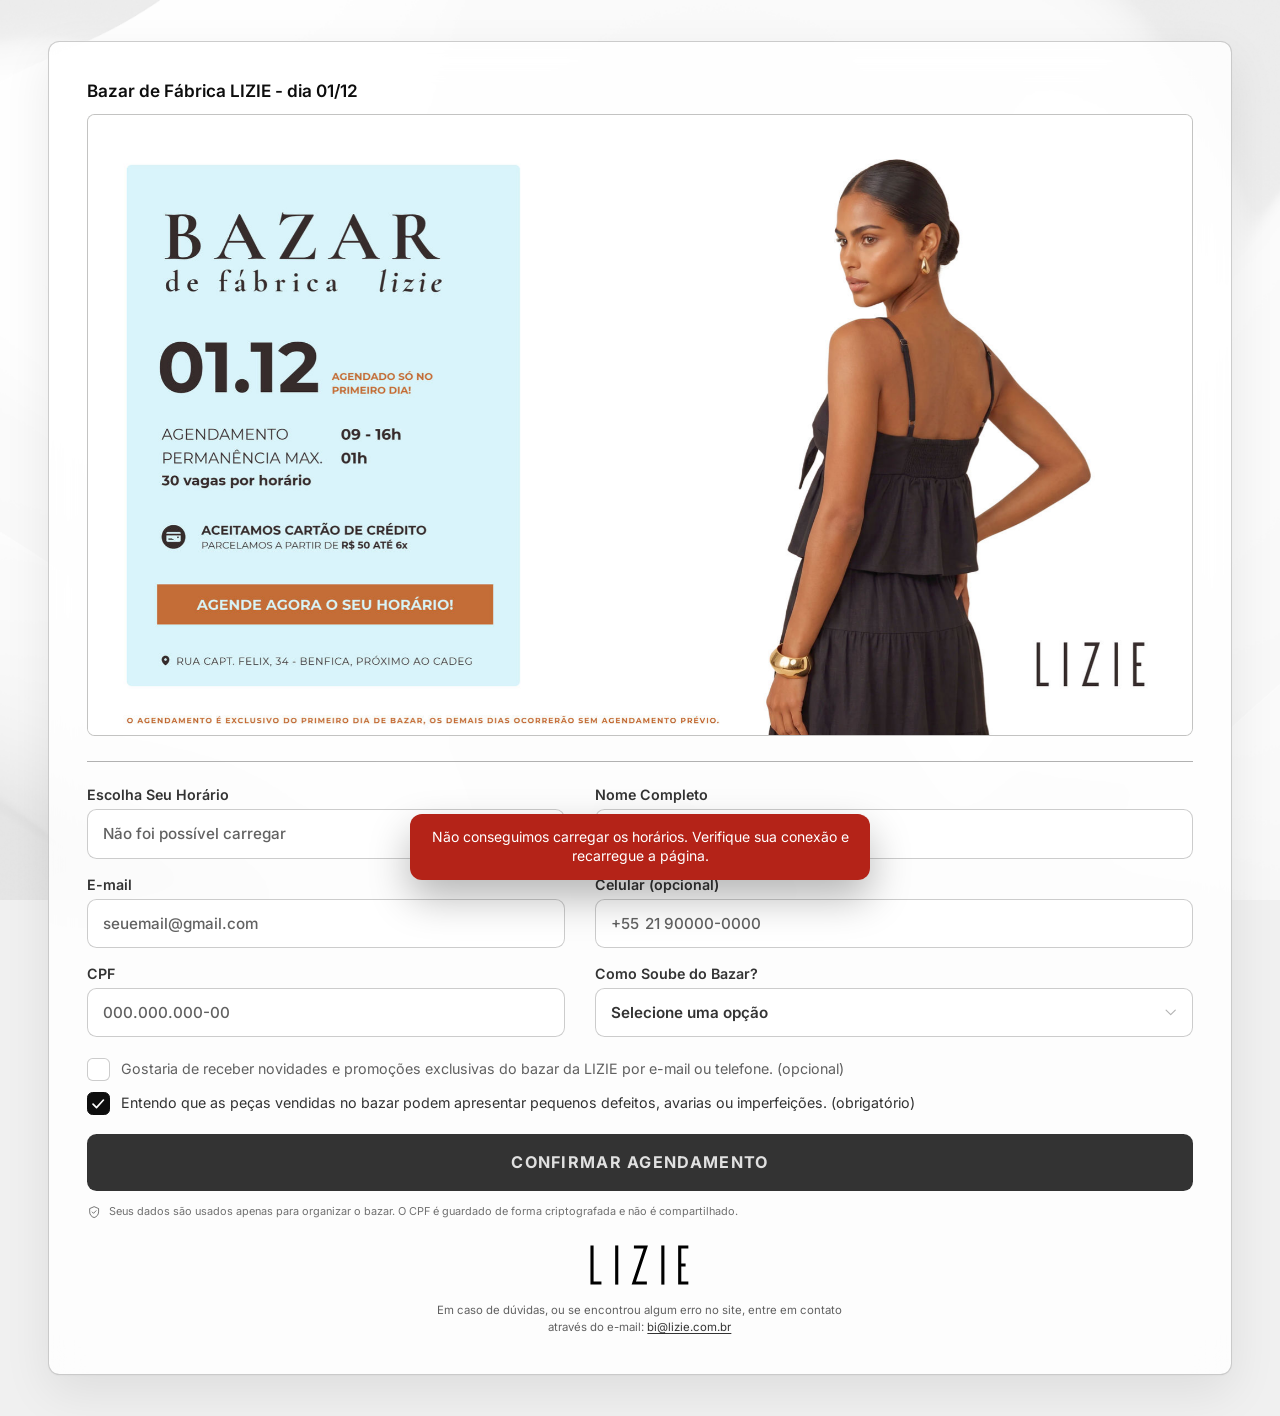
<file: index.html>
<!doctype html>
<html lang="pt-BR">
<head>
  <meta charset="utf-8">
  <meta name="google-site-verification" content="uqvJpjJ8kepyH5A_enBfwcAg1a-XS6igOA_tx2yBXh0">
  <meta name="viewport" content="width=device-width, initial-scale=1, viewport-fit=cover">
  <meta http-equiv="Content-Security-Policy" content="default-src 'self'; script-src 'self'; style-src 'self'; img-src 'self' data:; font-src 'self'; connect-src https://molespouzrulyubcfxph.supabase.co; form-action 'none'; base-uri 'none'; object-src 'none'; upgrade-insecure-requests">
  <meta name="referrer" content="strict-origin-when-cross-origin">
  <meta name="color-scheme" content="light">
  <meta name="theme-color" content="#ffffff">
  <title>Bazar de Fábrica Lizie — Agendamento dia 01/12</title>
  <meta name="description" content="Agende o seu horário no Bazar de Fábrica Lizie, dia 01/12, das 09h às 16h. 30 vagas por horário, permanência de 1 hora, em Benfica, Rio de Janeiro.">
  <meta name="robots" content="index, follow, max-image-preview:large">
  <link rel="canonical" href="https://wagner-aick.github.io/agendamento-bazar-lizie/">

  <meta property="og:type" content="website">
  <meta property="og:site_name" content="Bazar de Fábrica Lizie">
  <meta property="og:locale" content="pt_BR">
  <meta property="og:url" content="https://wagner-aick.github.io/agendamento-bazar-lizie/">
  <meta property="og:title" content="Bazar de Fábrica Lizie — Agendamento dia 01/12">
  <meta property="og:description" content="Agende o seu horário: dia 01/12, das 09h às 16h, 30 vagas por horário. Rua Capt. Felix, 34 — Benfica, Rio de Janeiro.">
  <meta property="og:image" content="https://wagner-aick.github.io/agendamento-bazar-lizie/assets/img/og-bazar.jpg">
  <meta property="og:image:secure_url" content="https://wagner-aick.github.io/agendamento-bazar-lizie/assets/img/og-bazar.jpg">
  <meta property="og:image:type" content="image/jpeg">
  <meta property="og:image:width" content="1200">
  <meta property="og:image:height" content="630">
  <meta property="og:image:alt" content="Arte do Bazar de Fábrica Lizie: dia 01.12, agendamento das 09h às 16h, 30 vagas por horário.">

  <meta name="twitter:card" content="summary_large_image">
  <meta name="twitter:title" content="Bazar de Fábrica Lizie — Agendamento dia 01/12">
  <meta name="twitter:description" content="Agende o seu horário: dia 01/12, das 09h às 16h, 30 vagas por horário. Benfica, Rio de Janeiro.">
  <meta name="twitter:image" content="https://wagner-aick.github.io/agendamento-bazar-lizie/assets/img/og-bazar.jpg">
  <meta name="twitter:image:alt" content="Arte do Bazar de Fábrica Lizie: dia 01.12, agendamento das 09h às 16h.">

  <script type="application/ld+json">
  {
    "@context": "https://schema.org",
    "@type": "Event",
    "name": "Bazar de Fábrica Lizie",
    "description": "Bazar de fábrica com agendamento no primeiro dia. 30 vagas por horário, das 09h às 16h, permanência máxima de 1 hora.",
    "startDate": "2026-12-01T09:00:00-03:00",
    "endDate": "2026-12-01T17:00:00-03:00",
    "eventStatus": "https://schema.org/EventScheduled",
    "eventAttendanceMode": "https://schema.org/OfflineEventAttendanceMode",
    "image": ["https://wagner-aick.github.io/agendamento-bazar-lizie/assets/img/hero.jpg"],
    "url": "https://wagner-aick.github.io/agendamento-bazar-lizie/",
    "location": {
      "@type": "Place",
      "name": "Bazar de Fábrica Lizie — Benfica",
      "address": {
        "@type": "PostalAddress",
        "streetAddress": "Rua Capitão Félix, 34",
        "addressLocality": "Rio de Janeiro",
        "addressRegion": "RJ",
        "addressCountry": "BR"
      }
    },
    "organizer": {
      "@type": "Organization",
      "name": "Lizie",
      "url": "https://wagner-aick.github.io/agendamento-bazar-lizie/",
      "email": "bi@lizie.com.br"
    },
    "offers": {
      "@type": "Offer",
      "price": "0",
      "priceCurrency": "BRL",
      "availability": "https://schema.org/InStock",
      "url": "https://wagner-aick.github.io/agendamento-bazar-lizie/",
      "validFrom": "2026-11-01T00:00:00-03:00"
    }
  }
  </script>

  <link rel="icon" href="assets/img/favicon.svg?v=4" type="image/svg+xml">
  <link rel="preload" href="assets/fonts/inter.woff2" as="font" type="font/woff2" crossorigin>
  <link rel="preload" href="assets/fonts/montagu-slab.woff2" as="font" type="font/woff2" crossorigin>
  <link rel="stylesheet" href="assets/css/styles.css?v=18">
  <script src="assets/js/app.js?v=13" defer></script>
</head>
<body>
  <div class="fundo" aria-hidden="true">
    <span class="fundo__brilho fundo__brilho--1"></span>
    <span class="fundo__brilho fundo__brilho--2"></span>
    <span class="fundo__brilho fundo__brilho--3"></span>
  </div>

  <main class="cartao" id="cartao">
    <h1 class="titulo-pagina">Bazar de Fábrica LIZIE - dia 01/12</h1>

    <!-- ============================= CAPA ============================= -->
    <section class="capa">
      <a class="capa__link"
         href="https://www.google.com/maps/search/?api=1&amp;query=Rua+Capt.+Felix%2C+34+-+Benfica%2C+Rio+de+Janeiro"
         target="_blank" rel="noopener noreferrer"
         title="Abrir localização no Google Maps"
         aria-label="Abrir a localização do bazar no Google Maps">
        <img class="capa__imagem" src="assets/img/hero.jpg?v=3" width="2000" height="1126"
             alt="Bazar de Fábrica Lizie — 01.12, agendamento somente no primeiro dia, das 09h às 16h, permanência máxima de 1 hora, 30 vagas por horário. Aceitamos cartão de crédito. Rua Capt. Felix, 34, Benfica, próximo ao Cadeg.">
      </a>
    </section>

    <section class="transcricao" aria-labelledby="transcricao-titulo">
      <h2 id="transcricao-titulo">Bazar de Fábrica LIZIE</h2>
      <p class="transcricao__data">01.12 <span>Agendado só no primeiro dia!</span></p>

      <dl class="transcricao__linhas">
        <div><dt>Agendamento</dt><dd>09 - 16h</dd></div>
        <div><dt>Permanência máx.</dt><dd>01h</dd></div>
        <div><dt>Vagas</dt><dd>30 por horário</dd></div>
      </dl>

      <p class="transcricao__pagamento">
        <strong>Aceitamos cartão de crédito</strong><br>
        Parcelamos a partir de R$ 50 até 6x.
      </p>

      <p class="transcricao__cta">Agende agora o seu horário!</p>

      <p class="transcricao__endereco">
        <a href="https://www.google.com/maps/search/?api=1&amp;query=Rua+Capt.+Felix%2C+34+-+Benfica%2C+Rio+de+Janeiro"
           target="_blank" rel="noopener noreferrer">
          Rua Capt. Felix, 34 - Benfica, próximo ao Cadeg
        </a>
      </p>

      <p class="transcricao__nota">
        O agendamento é exclusivo do primeiro dia de bazar; os demais dias ocorrerão sem agendamento prévio.
      </p>
    </section>

    <div class="divisor" role="presentation"></div>

    <!-- ============================= ENCERRADO ============================= -->
    <section class="encerrado" id="encerrado" hidden aria-live="polite" aria-labelledby="titulo-encerrado">
      <div class="encerrado__icone" aria-hidden="true">
        <svg viewBox="0 0 24 24" focusable="false">
          <rect x="4" y="10" width="16" height="11" rx="2.5" fill="none" stroke="currentColor" stroke-width="1.7"/>
          <path d="M8 10V7.5a4 4 0 0 1 8 0V10" fill="none" stroke="currentColor" stroke-width="1.7" stroke-linecap="round"/>
          <circle cx="12" cy="15.5" r="1.4" fill="currentColor"/>
        </svg>
      </div>
      <h2 id="titulo-encerrado">Agendamento encerrado</h2>
      <p id="texto-encerrado">As inscrições para este bazar foram encerradas.</p>
      <p class="encerrado__contagem" id="contagem" hidden aria-hidden="true"></p>
    </section>

    <!-- ============================= FORMULÁRIO ============================= -->
    <form class="formulario" id="formulario" novalidate autocomplete="on">
      <div class="grade">
        <!-- Horário -->
        <div class="campo" data-campo="horario">
          <label class="campo__rotulo" id="rotulo-horario" for="horario">Escolha Seu Horário</label>
          <div class="selecao" id="selecao-horario">
            <button type="button" class="selecao__botao" id="horario" name="horario"
                    aria-haspopup="listbox" aria-expanded="false"
                    aria-describedby="erro-horario">
              <span class="selecao__valor" data-valor>Carregando…</span>
              <span class="selecao__dica" data-dica></span>
              <svg class="selecao__seta" viewBox="0 0 16 10" aria-hidden="true" focusable="false">
                <path d="M1.5 1.5 8 8l6.5-6.5" fill="none" stroke="currentColor" stroke-width="1.6" stroke-linecap="round" stroke-linejoin="round"/>
              </svg>
            </button>
            <ul class="selecao__lista" role="listbox" aria-labelledby="rotulo-horario" aria-hidden="true"></ul>
          </div>
          <p class="campo__erro" id="erro-horario" role="alert" hidden></p>
        </div>

        <!-- Nome -->
        <div class="campo" data-campo="nome">
          <label class="campo__rotulo" for="nome">Nome Completo</label>
          <div class="campo__controle">
            <input id="nome" name="nome" type="text" inputmode="text" autocomplete="name"
                   placeholder="Digite aqui o seu nome…" maxlength="120" aria-describedby="erro-nome">
          </div>
          <p class="campo__erro" id="erro-nome" role="alert" hidden></p>
        </div>

        <!-- E-mail -->
        <div class="campo" data-campo="email">
          <label class="campo__rotulo" for="email">E-mail</label>
          <div class="campo__controle">
            <input id="email" name="email" type="email" inputmode="email" autocomplete="email"
                   placeholder="seuemail@gmail.com" maxlength="254" spellcheck="false"
                   autocapitalize="off" aria-describedby="erro-email">
          </div>
          <p class="campo__erro" id="erro-email" role="alert" hidden></p>
        </div>

        <!-- Celular -->
        <div class="campo" data-campo="celular">
          <label class="campo__rotulo" for="celular">Celular (opcional)</label>
          <div class="campo__controle">
            <span class="campo__prefixo" aria-hidden="true">+55</span>
            <input id="celular" name="celular" type="tel" inputmode="numeric" autocomplete="tel-national"
                   placeholder="21 90000-0000" maxlength="20" aria-describedby="erro-celular">
          </div>
          <p class="campo__erro" id="erro-celular" role="alert" hidden></p>
        </div>

        <!-- CPF -->
        <div class="campo" data-campo="cpf">
          <label class="campo__rotulo" for="cpf">CPF</label>
          <div class="campo__controle">
            <input id="cpf" name="cpf" type="text" inputmode="numeric" autocomplete="off"
                   placeholder="000.000.000-00" maxlength="14" aria-describedby="erro-cpf">
          </div>
          <p class="campo__erro" id="erro-cpf" role="alert" hidden></p>
        </div>

        <!-- Como soube -->
        <div class="campo" data-campo="origem">
          <label class="campo__rotulo" id="rotulo-origem" for="origem">Como Soube do Bazar?</label>
          <div class="selecao" id="selecao-origem">
            <button type="button" class="selecao__botao" id="origem" name="origem"
                    aria-haspopup="listbox" aria-expanded="false"
                    aria-describedby="erro-origem">
              <span class="selecao__valor" data-valor>Selecione uma opção</span>
              <svg class="selecao__seta" viewBox="0 0 16 10" aria-hidden="true" focusable="false">
                <path d="M1.5 1.5 8 8l6.5-6.5" fill="none" stroke="currentColor" stroke-width="1.6" stroke-linecap="round" stroke-linejoin="round"/>
              </svg>
            </button>
            <ul class="selecao__lista" role="listbox" aria-labelledby="rotulo-origem" aria-hidden="true">
              <li role="option" data-valor="Indicação de Amigos" aria-selected="false">Indicação de Amigos</li>
              <li role="option" data-valor="Instagram" aria-selected="false">Instagram</li>
              <li role="option" data-valor="Facebook" aria-selected="false">Facebook</li>
              <li role="option" data-valor="WhatsApp" aria-selected="false">WhatsApp</li>
              <li role="option" data-valor="Passando na rua" aria-selected="false">Passando na rua</li>
              <li role="option" data-valor="Outro" aria-selected="false">Outro</li>
            </ul>
          </div>
          <p class="campo__erro" id="erro-origem" role="alert" hidden></p>
        </div>
      </div>

      <!-- Honeypot: invisível para humanos -->
      <div class="armadilha" aria-hidden="true">
        <label for="website">Website</label>
        <input id="website" name="website" type="text" tabindex="-1" autocomplete="off">
      </div>

      <div class="consentimentos">
        <label class="marcador">
          <input type="checkbox" id="novidades" name="novidades">
          <span class="marcador__caixa" aria-hidden="true">
            <svg viewBox="0 0 18 14" focusable="false"><path d="M1.5 7.5 6.5 12.5 16.5 1.5" fill="none" stroke="currentColor" stroke-width="2.4" stroke-linecap="round" stroke-linejoin="round"/></svg>
          </span>
          <span class="marcador__texto">Gostaria de receber novidades e promoções exclusivas do bazar da LIZIE por e-mail ou telefone. <em>(opcional)</em></span>
        </label>

        <label class="marcador" data-campo="termos">
          <input type="checkbox" id="termos" name="termos" checked aria-describedby="erro-termos">
          <span class="marcador__caixa" aria-hidden="true">
            <svg viewBox="0 0 18 14" focusable="false"><path d="M1.5 7.5 6.5 12.5 16.5 1.5" fill="none" stroke="currentColor" stroke-width="2.4" stroke-linecap="round" stroke-linejoin="round"/></svg>
          </span>
          <span class="marcador__texto">Entendo que as peças vendidas no bazar podem apresentar pequenos defeitos, avarias ou imperfeições. <em>(obrigatório)</em></span>
        </label>
        <p class="campo__erro" id="erro-termos" role="alert" hidden></p>
      </div>

      <button class="botao-confirmar" type="submit" id="confirmar">
        <span class="botao-confirmar__texto">CONFIRMAR AGENDAMENTO</span>
        <span class="botao-confirmar__carregando" aria-hidden="true">
          <svg class="giro" viewBox="0 0 24 24" focusable="false"><circle cx="12" cy="12" r="9" fill="none" stroke="currentColor" stroke-width="2.4" stroke-opacity=".25"/><path d="M21 12a9 9 0 0 0-9-9" fill="none" stroke="currentColor" stroke-width="2.4" stroke-linecap="round"/></svg>
          Enviando…
        </span>
      </button>

      <p class="nota-seguranca">
        <svg viewBox="0 0 24 24" aria-hidden="true" focusable="false"><path d="M12 2.8 4.5 6v5.6c0 4.6 3.1 8.4 7.5 9.6 4.4-1.2 7.5-5 7.5-9.6V6L12 2.8Z" fill="none" stroke="currentColor" stroke-width="1.6" stroke-linejoin="round"/><path d="m8.8 11.8 2.2 2.2 4.2-4.3" fill="none" stroke="currentColor" stroke-width="1.6" stroke-linecap="round" stroke-linejoin="round"/></svg>
        Seus dados são usados apenas para organizar o bazar. O CPF é guardado de forma criptografada e não é compartilhado.
      </p>
    </form>

    <!-- ============================= SUCESSO ============================= -->
    <section class="sucesso" id="sucesso" hidden aria-live="polite" aria-labelledby="sucesso-titulo">
      <div class="sucesso__icone" aria-hidden="true">
        <svg viewBox="0 0 52 52" focusable="false">
          <circle cx="26" cy="26" r="24" fill="none" stroke="currentColor" stroke-width="2.4"/>
          <path d="m15 27 7.2 7.2L37.5 18" fill="none" stroke="currentColor" stroke-width="3.2" stroke-linecap="round" stroke-linejoin="round"/>
        </svg>
      </div>
      <p class="sucesso__sobre">Tudo certo</p>
      <h2 id="sucesso-titulo">Agendamento confirmado</h2>
      <p class="sucesso__resumo" id="sucesso-resumo"></p>

      <dl class="sucesso__dados">
        <div><dt>Nome</dt><dd id="sucesso-nome"></dd></div>
        <div><dt>Data</dt><dd id="sucesso-data"></dd></div>
        <div><dt>Horário</dt><dd id="sucesso-horario"></dd></div>
        <div><dt>Protocolo</dt><dd id="sucesso-protocolo"></dd></div>
      </dl>

      <p class="sucesso__aviso">
        Guarde o protocolo. No dia do bazar, apresente o seu CPF na entrada.
      </p>

      <div class="sucesso__acoes">
        <div class="calendario" id="calendario">
          <button type="button" class="botao-secundario" id="baixar-calendario"
                  aria-haspopup="menu" aria-expanded="false" aria-controls="menu-calendario">
            Adicionar ao calendário
          </button>
          <div class="calendario__menu" id="menu-calendario" role="menu" aria-label="Escolha o calendário" hidden>
            <a role="menuitem" id="cal-google" href="#" target="_blank" rel="noopener noreferrer">Google Agenda</a>
            <a role="menuitem" id="cal-outlook" href="#" target="_blank" rel="noopener noreferrer">Outlook</a>
            <button role="menuitem" id="cal-ics" type="button">Apple Calendário / .ics</button>
          </div>
        </div>
        <button type="button" class="botao-secundario botao-secundario--discreto" id="reiniciar">Fazer outro agendamento</button>
      </div>
    </section>

    <!-- ============================= RODAPÉ ============================= -->
    <footer class="rodape">
      <svg class="rodape__logo" viewBox="0 0 55.5 22.5" role="img" aria-label="Lizie" focusable="false">
        <path d="M2.01232 20.5245H6.41812V22.25H0.25V0.25H2.01232V20.5245Z"/>
        <path d="M15.8906 22.25H14.1283V0.25H15.8906V22.25Z"/>
        <path d="M25.8191 20.5245H31.9481V22.25H23.3934L30.1217 1.97549H24.6785V0.25H32.5472L25.8191 20.5245Z"/>
        <path d="M41.8123 22.25H40.05V0.25H41.8123V22.25Z"/>
        <path d="M55.25 1.97549H51.2848V10.3873H53.708V12.1127H51.2848V20.5245H55.25V22.25H49.5225V0.25H55.25V1.97549Z"/>
      </svg>
      <p class="rodape__contato">Em caso de dúvidas, ou se encontrou algum erro no site, entre em contato através do e-mail: <a href="mailto:bi@lizie.com.br">bi@lizie.com.br</a></p>
    </footer>
  </main>

  <div class="aviso" id="aviso" role="status" aria-live="polite" hidden></div>
</body>
</html>
</file>
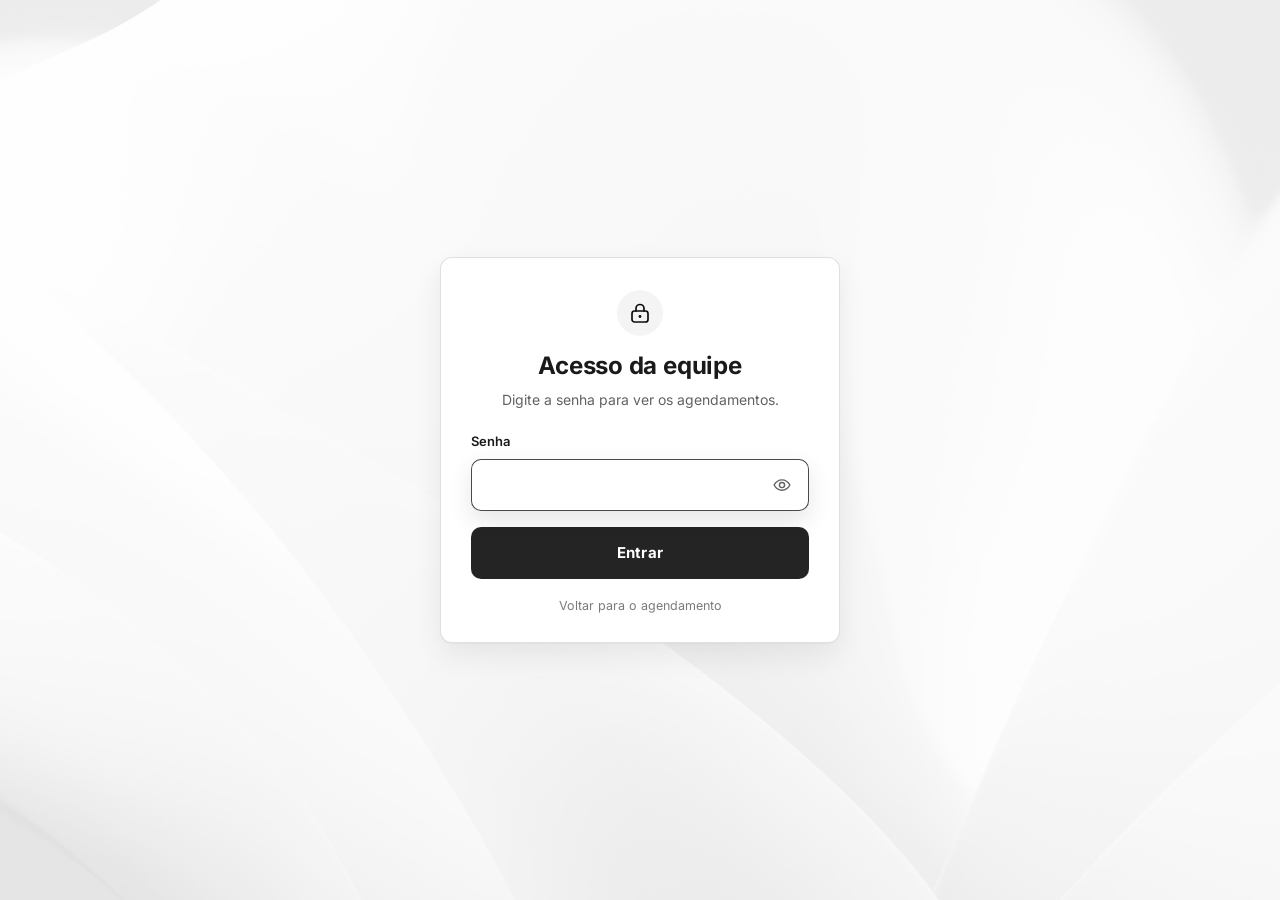
<file: admin.html>
<!doctype html>
<html lang="pt-BR">
<head>
  <meta charset="utf-8">
  <meta name="viewport" content="width=device-width, initial-scale=1, viewport-fit=cover">
  <meta http-equiv="Content-Security-Policy" content="default-src 'self'; script-src 'self'; style-src 'self'; img-src 'self' data:; font-src 'self'; connect-src https://molespouzrulyubcfxph.supabase.co; form-action 'none'; base-uri 'none'; object-src 'none'; upgrade-insecure-requests">
  <meta name="referrer" content="strict-origin-when-cross-origin">
  <meta name="robots" content="noindex, nofollow">
  <meta name="color-scheme" content="light">
  <meta name="theme-color" content="#ffffff">
  <title>Painel do Bazar — Lizie</title>
  <meta name="description" content="Painel interno da equipe para consultar os agendamentos do Bazar de Fábrica Lizie.">

  <link rel="icon" href="assets/img/favicon.svg?v=4" type="image/svg+xml">
  <link rel="preload" href="assets/fonts/inter.woff2" as="font" type="font/woff2" crossorigin>
  <link rel="stylesheet" href="assets/css/admin.css?v=15">
  <script src="assets/js/admin.js?v=14" defer></script>
</head>
<body class="sem-rolagem">
  <a class="pular" href="#conteudo">Pular para o conteúdo</a>
<main id="conteudo" tabindex="-1">
    <!-- ============================= ABERTURA ============================= -->
    <div class="abertura" id="abertura" role="status" aria-label="Carregando painel">
      <svg class="giro" viewBox="0 0 24 24" aria-hidden="true" focusable="false">
        <circle cx="12" cy="12" r="9" fill="none" stroke="currentColor" stroke-width="2.4" stroke-opacity=".25"/>
        <path d="M21 12a9 9 0 0 0-9-9" fill="none" stroke="currentColor" stroke-width="2.4" stroke-linecap="round"/>
      </svg>
    </div>

    <!-- ============================= LOGIN ============================= -->
    <section class="login" id="tela-login" hidden aria-labelledby="titulo-login">
      <form class="login__cartao" id="form-login" novalidate>
        <div class="login__icone" aria-hidden="true">
          <svg viewBox="0 0 24 24" focusable="false">
            <rect x="4" y="10" width="16" height="11" rx="2.5" fill="none" stroke="currentColor" stroke-width="1.7"/>
            <path d="M8 10V7.5a4 4 0 0 1 8 0V10" fill="none" stroke="currentColor" stroke-width="1.7" stroke-linecap="round"/>
            <circle cx="12" cy="15.5" r="1.4" fill="currentColor"/>
          </svg>
        </div>

        <h1 id="titulo-login">Acesso da equipe</h1>
        <p class="login__texto">Digite a senha para ver os agendamentos.</p>

        <div class="campo">
          <label class="campo__rotulo" for="senha">Senha</label>
          <div class="campo__controle" id="controle-senha">
            <input id="senha" name="senha" type="password" autocomplete="current-password"
                   required aria-describedby="erro-login">
            <button type="button" class="campo__acao" id="mostrar-senha" aria-label="Mostrar senha" aria-pressed="false">
              <svg class="ico-olho" viewBox="0 0 24 24" aria-hidden="true" focusable="false">
                <path d="M2.5 12S6 5.8 12 5.8 21.5 12 21.5 12 18 18.2 12 18.2 2.5 12 2.5 12Z" fill="none" stroke="currentColor" stroke-width="1.7"/>
                <circle cx="12" cy="12" r="3.1" fill="none" stroke="currentColor" stroke-width="1.7"/>
              </svg>
              <svg class="ico-olho-cortado" viewBox="0 0 24 24" aria-hidden="true" focusable="false" hidden>
                <path d="M2.5 12S6 5.8 12 5.8c1.7 0 3.2.6 4.5 1.4M21.5 12S18 18.2 12 18.2c-1.7 0-3.2-.6-4.5-1.4" fill="none" stroke="currentColor" stroke-width="1.7" stroke-linecap="round"/>
                <path d="M4 4l16 16" fill="none" stroke="currentColor" stroke-width="1.7" stroke-linecap="round"/>
              </svg>
            </button>
          </div>
          <p class="campo__erro" id="erro-login" role="alert" hidden></p>
        </div>

        <button type="submit" class="botao-primario" id="entrar">
          <span class="botao-primario__texto">Entrar</span>
          <span class="botao-primario__carregando" aria-hidden="true">
            <svg class="giro" viewBox="0 0 24 24" focusable="false">
              <circle cx="12" cy="12" r="9" fill="none" stroke="currentColor" stroke-width="2.4" stroke-opacity=".25"/>
              <path d="M21 12a9 9 0 0 0-9-9" fill="none" stroke="currentColor" stroke-width="2.4" stroke-linecap="round"/>
            </svg>
            Verificando…
          </span>
        </button>

        <a class="login__voltar" href="index.html">Voltar para o agendamento</a>
      </form>
    </section>

    <!-- ============================= PAINEL ============================= -->
    <section class="painel" id="tela-painel" hidden aria-labelledby="titulo-painel">
      <div class="painel__topo">
        <div class="titulo-grupo">
          <span class="titulo-icone" aria-hidden="true">
            <svg viewBox="0 0 24 24" focusable="false">
              <circle cx="12" cy="12" r="8.5" fill="none" stroke="currentColor" stroke-width="1.7"/>
              <path d="M12 7.5V12l3 1.8" fill="none" stroke="currentColor" stroke-width="1.7" stroke-linecap="round" stroke-linejoin="round"/>
            </svg>
          </span>
          <div>
            <h1 id="titulo-painel">Agendamentos</h1>
            <p class="painel__subtitulo" id="subtitulo">Carregando…</p>
          </div>
        </div>
      </div>

      <div class="busca">
        <svg viewBox="0 0 24 24" aria-hidden="true" focusable="false">
          <circle cx="10.5" cy="10.5" r="6.5" fill="none" stroke="currentColor" stroke-width="1.8"/>
          <path d="m15.5 15.5 4.5 4.5" fill="none" stroke="currentColor" stroke-width="1.8" stroke-linecap="round"/>
        </svg>
        <label class="visualmente-oculto" for="busca">Buscar por nome ou telefone</label>
        <input id="busca" type="search" placeholder="Nome ou telefone"
               autocomplete="off" spellcheck="false">
      </div>

      <div class="chips" id="chips" role="group" aria-label="Filtrar por horário"></div>

      <div class="grupos" id="grupos"></div>

      <div class="vazio" id="vazio" hidden>
        <p id="vazio-titulo">Nenhum agendamento.</p>
        <button type="button" class="botao-secundario" id="limpar-filtros" hidden>Limpar busca</button>
      </div>
    </section>
  </main>

  <footer class="rodape">
    <span>Lizie · Painel interno</span>
  </footer>

  <dialog class="detalhe" id="detalhe" aria-labelledby="detalhe-nome">
    <div class="detalhe__alca" aria-hidden="true"></div>

    <div class="detalhe__conteudo" id="detalhe-conteudo">
    <div class="detalhe__topo">
      <div>
        <h2 id="detalhe-nome"></h2>
        <p class="detalhe__meta" id="detalhe-meta"></p>
      </div>
      <button type="button" class="detalhe__fechar" id="detalhe-fechar" aria-label="Fechar">
        <svg viewBox="0 0 24 24" aria-hidden="true" focusable="false">
          <path d="M6 6l12 12M18 6 6 18" fill="none" stroke="currentColor" stroke-width="1.9" stroke-linecap="round"/>
        </svg>
      </button>
    </div>

    <p class="detalhe__hora" id="detalhe-hora"></p>

    <button type="button" class="presenca" id="presenca" aria-pressed="false">
      <span class="presenca__icone" aria-hidden="true">
        <svg viewBox="0 0 24 24" focusable="false">
          <path d="M5 12.5 9.5 17 19 7" fill="none" stroke="currentColor" stroke-width="2.2" stroke-linecap="round" stroke-linejoin="round"/>
        </svg>
      </span>
      <span class="presenca__texto" id="presenca-texto">Marcar chegada</span>
    </button>

    <div class="detalhe__rodape" id="detalhe-rodape">
      <button type="button" class="detalhe__excluir" id="excluir">Excluir inscrição</button>
    </div>

    <div class="detalhe__confirmar" id="painel-confirmar-exclusao" hidden>
      <p>Excluir definitivamente a inscrição de <strong id="confirmar-nome"></strong>? Essa ação não pode ser desfeita.</p>
      <div class="detalhe__acoes">
        <button type="button" class="botao-secundario" id="cancelar-exclusao">Cancelar</button>
        <button type="button" class="botao-perigo" id="excluir-confirmar">Excluir</button>
      </div>
    </div>
    </div>
  </dialog>

  <div class="aviso" id="aviso" role="status" aria-live="polite" hidden></div>

  <noscript>
    <p class="noscript">Ative o JavaScript para usar o painel.</p>
  </noscript>
</body>
</html>
</file>
<file: assets/css/styles.css>
/* =============================================================================
   Bazar de Fábrica Lizie — Agendamento
   Capa estática (arte oficial) + formulário responsivo.
   ============================================================================= */

@font-face {
  font-family: "Inter";
  font-style: normal;
  font-weight: 100 900;
  font-display: swap;
  src: url("../fonts/inter.woff2") format("woff2");
}

@font-face {
  font-family: "Montagu Slab";
  font-style: normal;
  font-weight: 300 700;
  font-display: swap;
  src: url("../fonts/montagu-slab.woff2") format("woff2");
}

:root {
  --tinta: #0d0d0d;
  --preto: #000;
  --vermelho: #e62f2f;
  --texto-medio: rgba(0, 0, 0, 0.8);
  --texto-suave: rgba(0, 0, 0, 0.62);
  --linha: rgba(0, 0, 0, 0.2);
  --linha-forte: rgba(0, 0, 0, 0.3);
  --branco-80: rgba(255, 255, 255, 0.8);
  --raio: 12px;
  --raio-hero: 8px;
  --sombra-cartao: 0 1px 2px rgba(0, 0, 0, 0.04), 0 18px 50px rgba(0, 0, 0, 0.08);
  --sombra-flutuante: 0 16px 40px rgba(0, 0, 0, 0.16), 0 2px 6px rgba(0, 0, 0, 0.06);
  --sombra-campo: 0 10px 24px rgba(0, 0, 0, 0.12), 0 2px 5px rgba(0, 0, 0, 0.06);
  --ease: cubic-bezier(0.22, 0.61, 0.36, 1);
}

*,
*::before,
*::after {
  box-sizing: border-box;
}

[hidden] {
  display: none !important;
}

html {
  -webkit-text-size-adjust: 100%;
  color-scheme: light;
  scroll-behavior: smooth;
}

body {
  margin: 0;
  min-height: 100vh;
  min-height: 100dvh;
  padding: clamp(14px, 3.2vw, 56px) clamp(10px, 3vw, 48px);
  display: grid;
  place-items: center;
  font-family: "Inter", system-ui, -apple-system, "Segoe UI", Roboto, sans-serif;
  font-size: 15px;
  line-height: 1.4;
  color: var(--tinta);
  background-color: #f0f0f0;
  background-image: url("../img/fundo.png");
  background-size: cover;
  background-position: center top;
  background-repeat: no-repeat;
  background-attachment: fixed;
  -webkit-font-smoothing: antialiased;
  overflow-x: hidden;
}

button,
input,
select,
textarea {
  font: inherit;
  color: inherit;
}

button {
  cursor: pointer;
}

img,
svg {
  display: block;
  max-width: 100%;
}

.visualmente-oculto {
  position: absolute;
  width: 1px;
  height: 1px;
  padding: 0;
  margin: -1px;
  overflow: hidden;
  clip: rect(0 0 0 0);
  white-space: nowrap;
  border: 0;
}

/* ----------------------------------------------------------------- cartão */
.cartao {
  position: relative;
  width: 100%;
  max-width: 1246px;
  padding: clamp(14px, 3.2vw, 40px);
  background: rgba(255, 255, 255, 0.82);
  border: 1px solid var(--linha);
  border-radius: var(--raio);
  box-shadow: var(--sombra-cartao);
  backdrop-filter: blur(18px) saturate(1.15);
  -webkit-backdrop-filter: blur(18px) saturate(1.15);
  animation: cartao-entrar 0.8s var(--ease) both;
}

@keyframes cartao-entrar {
  from { opacity: 0; transform: translateY(18px) scale(0.995); }
  to   { opacity: 1; transform: translateY(0) scale(1); }
}

/* ------------------------------------------------------------------- capa */
.titulo-pagina {
  margin: 0 0 12px;
  font-family: "Inter", system-ui, -apple-system, "Segoe UI", Roboto, sans-serif;
  font-weight: 600;
  font-size: 18px;
  line-height: 1.3;
  letter-spacing: 0;
  color: var(--tinta);
  text-align: left;
}

.capa {
  position: relative;
  aspect-ratio: 2000 / 1126;
  border: 1px solid var(--linha);
  border-radius: var(--raio-hero);
  overflow: hidden;
  background: #f4f4f2;
}

.capa__imagem {
  display: block;
  width: 100%;
  height: auto;
  object-fit: contain;
  animation: capa-entrar 1.1s var(--ease) both;
}

.capa__link {
  display: block;
  width: 100%;
  cursor: pointer;
  transition: opacity 0.18s var(--ease);
}

.capa__link:hover {
  opacity: 0.97;
}

.capa__link:focus-visible {
  outline: 3px solid rgba(13, 13, 13, 0.75);
  outline-offset: -3px;
}

@keyframes capa-entrar {
  from { opacity: 0; transform: scale(1.015); }
  to   { opacity: 1; transform: scale(1); }
}

.divisor {
  height: 0;
  margin: 26px 0;
  border-top: 2px solid var(--linha-forte);
}

/* --------------------------------------------------------------- transcrição */
.transcricao {
  display: none;
}

@media (max-width: 640px) {
  .transcricao {
    display: block;
    margin-top: 12px;
    padding: 14px;
    background: rgba(255, 255, 255, 0.72);
    border: 1px solid var(--linha);
    border-radius: 10px;
  }

  .transcricao h2 {
    margin: 0;
    font-size: 15px;
    line-height: 1.25;
    font-weight: 700;
    color: var(--tinta);
  }

  .transcricao__data {
    margin: 6px 0 0;
    font-size: 24px;
    line-height: 1.05;
    font-weight: 700;
    letter-spacing: 0.01em;
    color: var(--tinta);
  }

  .transcricao__data span {
    display: block;
    margin-top: 4px;
    font-size: 9.5px;
    font-weight: 700;
    letter-spacing: 0.08em;
    text-transform: uppercase;
    color: #a8512c;
  }

  .transcricao__linhas {
    display: grid;
    gap: 4px;
    margin: 11px 0 0;
  }

  .transcricao__linhas div {
    display: flex;
    align-items: baseline;
    justify-content: space-between;
    gap: 12px;
    font-size: 13px;
    line-height: 1.4;
  }

  .transcricao__linhas dt {
    color: var(--texto-suave);
    font-weight: 500;
  }

  .transcricao__linhas dd {
    margin: 0;
    font-weight: 600;
    color: var(--texto-medio);
    text-align: right;
  }

  .transcricao__pagamento {
    margin: 12px 0 0;
    font-size: 12.5px;
    line-height: 1.45;
    color: var(--texto-suave);
  }

  .transcricao__pagamento strong {
    color: var(--texto-medio);
    font-weight: 700;
  }

  .transcricao__cta {
    margin: 12px 0 0;
    font-size: 12px;
    font-weight: 700;
    letter-spacing: 0.04em;
    text-transform: uppercase;
    color: #a8512c;
  }

  .transcricao__endereco {
    margin: 10px 0 0;
    font-size: 12.5px;
    line-height: 1.45;
  }

  .transcricao__endereco a {
    color: var(--texto-medio);
    text-decoration: underline;
    text-underline-offset: 2px;
  }

  .transcricao__nota {
    margin: 12px 0 0;
    padding-top: 10px;
    border-top: 1px solid rgba(0, 0, 0, 0.08);
    font-size: 11px;
    line-height: 1.45;
    color: var(--texto-suave);
  }
}

/* --------------------------------------------------------------- encerrado */
.encerrado {
  display: flex;
  flex-direction: column;
  align-items: center;
  max-width: 560px;
  margin: 0 auto;
  padding: 34px 24px;
  border: 1px solid var(--linha);
  border-radius: var(--raio);
  background: rgba(255, 255, 255, 0.7);
  text-align: center;
}

.encerrado__icone {
  display: grid;
  place-items: center;
  width: 48px;
  height: 48px;
  margin-bottom: 14px;
  border-radius: 50%;
  background: rgba(0, 0, 0, 0.05);
  color: var(--texto-medio);
}

.encerrado__icone svg {
  width: 24px;
  height: 24px;
}

.encerrado h2 {
  margin: 0;
  font-family: "Montagu Slab", Georgia, serif;
  font-weight: 400;
  font-size: 26px;
  line-height: 1.2;
  color: var(--tinta);
}

.encerrado p {
  margin: 8px 0 0;
  font-size: 14px;
  color: var(--texto-suave);
}

.encerrado__contagem {
  margin-top: 14px !important;
  padding: 7px 14px;
  border-radius: 999px;
  background: rgba(0, 0, 0, 0.045);
  font-variant-numeric: tabular-nums;
  font-weight: 600;
  letter-spacing: 0.01em;
  color: var(--texto-medio) !important;
}

/* ------------------------------------------------------------- formulário */
.formulario {
  display: block;
  scroll-margin-top: 24px;
}

.grade {
  display: grid;
  grid-template-columns: 480fr 600fr;
  column-gap: 32px;
  row-gap: 18px;
}

.campo {
  display: flex;
  flex-direction: column;
  min-width: 0;
}

.campo__rotulo {
  display: block;
  margin-bottom: 6px;
  font-size: 15px;
  font-weight: 600;
  line-height: 1.2;
  color: var(--texto-medio);
  cursor: pointer;
}

.campo__controle {
  position: relative;
  display: flex;
  align-items: center;
  height: 52px;
  min-height: 46px;
  padding: 0 16px;
  background: var(--branco-80);
  border: 1px solid var(--linha);
  border-radius: 10px;
  transition: border-color 0.18s var(--ease), box-shadow 0.18s var(--ease), background-color 0.18s var(--ease);
}

.campo__controle:focus-within {
  border-color: rgba(13, 13, 13, 0.75);
  background: rgba(255, 255, 255, 0.96);
  box-shadow: var(--sombra-campo);
}

.campo__controle input {
  width: 100%;
  min-width: 0;
  height: 100%;
  padding: 0;
  border: 0;
  outline: 0;
  background: transparent;
  font-size: 16px;
  font-weight: 500;
  line-height: 1.2;
  color: var(--texto-medio);
  text-overflow: ellipsis;
}

.campo__controle input::placeholder {
  color: var(--texto-suave);
  opacity: 1;
}

.campo__prefixo {
  flex: 0 0 auto;
  margin-right: 6px;
  font-size: 16px;
  font-weight: 500;
  color: var(--texto-suave);
  user-select: none;
  pointer-events: none;
}

/* O preenchimento automático do Chrome pinta só o <input>, deixando uma faixa
   branca nas bordas do campo. Neutralizamos o azul e mantemos o visual. */
.campo__controle input:-webkit-autofill,
.campo__controle input:-webkit-autofill:hover,
.campo__controle input:-webkit-autofill:focus,
.campo__controle input:-webkit-autofill:active {
  -webkit-text-fill-color: var(--texto-medio);
  caret-color: var(--texto-medio);
  -webkit-box-shadow: 0 0 0 1000px #ffffff inset;
  box-shadow: 0 0 0 1000px #ffffff inset;
  transition: background-color 9999s ease-out 0s;
}

.campo[data-erro="true"] .campo__controle,
.campo[data-erro="true"] .selecao__botao {
  border-color: #d92d20;
  background: rgba(255, 245, 244, 0.9);
}

.campo[data-erro="true"] .campo__controle:focus-within,
.campo[data-erro="true"] .selecao__botao[aria-expanded="true"] {
  border-color: #b42318;
}

.campo__erro {
  margin: 5px 0 0;
  font-size: 12.5px;
  line-height: 1.3;
  font-weight: 500;
  color: #b42318;
  animation: erro-entrar 0.22s var(--ease) both;
}

@keyframes erro-entrar {
  from { opacity: 0; transform: translateY(-4px); }
  to   { opacity: 1; transform: translateY(0); }
}

/* ------------------------------------------------------------ seleção custom */
.selecao {
  position: relative;
}

.selecao__botao {
  display: flex;
  align-items: center;
  gap: 6px;
  width: 100%;
  height: 52px;
  min-height: 46px;
  padding: 0 16px;
  background: var(--branco-80);
  border: 1px solid var(--linha);
  border-radius: 10px;
  text-align: left;
  transition: border-color 0.18s var(--ease), box-shadow 0.18s var(--ease), background-color 0.18s var(--ease);
}

.selecao__botao:hover {
  border-color: rgba(0, 0, 0, 0.34);
  background: rgba(255, 255, 255, 0.9);
}

.selecao__botao:focus-visible,
.selecao__botao[aria-expanded="true"] {
  outline: 0;
  border-color: rgba(13, 13, 13, 0.75);
  background: rgba(255, 255, 255, 0.96);
  box-shadow: var(--sombra-campo);
}

.selecao__valor {
  flex: 1 1 auto;
  min-width: 0;
  overflow: hidden;
  text-overflow: ellipsis;
  white-space: nowrap;
  font-size: 16px;
  font-weight: 600;
  color: var(--texto-medio);
}

.selecao__botao[data-vazio="true"] .selecao__valor {
  font-weight: 500;
  color: var(--texto-suave);
}

.selecao__dica {
  flex: none;
  font-size: 15px;
  font-weight: 500;
  color: var(--texto-suave);
  white-space: nowrap;
}

.selecao__dica:empty {
  display: none;
}

.selecao__seta {
  flex: none;
  width: 12px;
  min-width: 11px;
  height: auto;
  color: rgba(0, 0, 0, 0.3);
  transition: transform 0.22s var(--ease), color 0.22s var(--ease);
}

.selecao__botao[aria-expanded="true"] .selecao__seta {
  transform: rotate(180deg);
  color: rgba(0, 0, 0, 0.55);
}

.selecao__lista {
  position: absolute;
  z-index: 20;
  top: 100%;
  left: 0;
  right: 0;
  max-height: 280px;
  margin: 0;
  padding: 6px;
  list-style: none;
  overflow-y: auto;
  overscroll-behavior: contain;
  background: #ffffff;
  border: 1px solid var(--linha);
  border-top: 1px solid rgba(0, 0, 0, 0.08);
  border-radius: 0 0 10px 10px;
  box-shadow: 0 18px 30px rgba(0, 0, 0, 0.12), 0 2px 5px rgba(0, 0, 0, 0.05);
  transform-origin: top center;
  clip-path: inset(0 0 100% 0 round 0 0 10px 10px);
  opacity: 0;
  transform: translateY(-4px);
  visibility: hidden;
  pointer-events: none;
  transition:
    clip-path 0.28s var(--ease),
    opacity 0.18s var(--ease),
    transform 0.28s var(--ease),
    visibility 0s linear 0.28s;
}

.selecao[data-aberto="true"] .selecao__lista {
  clip-path: inset(0 0 0 0 round 0 0 10px 10px);
  opacity: 1;
  transform: translateY(0);
  visibility: visible;
  pointer-events: auto;
  border-color: rgba(13, 13, 13, 0.75);
  border-top-color: rgba(0, 0, 0, 0.1);
  transition:
    clip-path 0.28s var(--ease),
    opacity 0.18s var(--ease),
    transform 0.28s var(--ease),
    visibility 0s,
    border-color 0.18s var(--ease);
}

.selecao[data-aberto="true"] .selecao__botao {
  border-radius: 10px 10px 0 0;
  border-bottom-color: transparent;
  background: #ffffff;
  box-shadow: var(--sombra-campo);
}

.selecao__lista li {
  display: flex;
  align-items: center;
  justify-content: space-between;
  gap: 10px;
  padding: 10px 12px;
  border-radius: 8px;
  font-size: 15px;
  font-weight: 500;
  color: var(--texto-medio);
  cursor: pointer;
  transition: background-color 0.14s var(--ease), color 0.14s var(--ease);
}

.selecao__lista li[data-ativo="true"],
.selecao__lista li:hover {
  background: rgba(0, 0, 0, 0.05);
}

.selecao__lista li[aria-selected="true"] {
  font-weight: 600;
  color: var(--tinta);
  background: rgba(0, 0, 0, 0.06);
}

.selecao__lista li[aria-disabled="true"] {
  color: rgba(0, 0, 0, 0.28);
  cursor: not-allowed;
  text-decoration: line-through;
}

.selecao__lista li .qtd {
  font-size: 0.85em;
  font-weight: 500;
  color: var(--texto-suave);
  white-space: nowrap;
}

/* -------------------------------------------------------------- consentimentos */
.armadilha {
  position: absolute;
  left: -9999px;
  width: 1px;
  height: 1px;
  overflow: hidden;
}

.consentimentos {
  display: flex;
  flex-direction: column;
  gap: 12px;
  margin-top: 22px;
}

.marcador {
  display: grid;
  grid-template-columns: auto 1fr;
  gap: 12px;
  align-items: start;
  cursor: pointer;
  -webkit-tap-highlight-color: transparent;
}

.marcador input {
  position: absolute;
  opacity: 0;
  width: 1px;
  height: 1px;
  pointer-events: none;
}

.marcador__caixa {
  display: grid;
  place-items: center;
  width: 24px;
  min-width: 24px;
  height: 24px;
  min-height: 24px;
  background: var(--branco-80);
  border: 1px solid var(--linha);
  border-radius: 6px;
  color: #fff;
  transition: background-color 0.18s var(--ease), border-color 0.18s var(--ease), transform 0.18s var(--ease);
}

.marcador__caixa svg {
  width: 60%;
  height: auto;
  opacity: 0;
  transform: scale(0.6);
  transition: opacity 0.16s var(--ease), transform 0.2s var(--ease);
}

.marcador input:checked + .marcador__caixa {
  background: var(--tinta);
  border-color: var(--tinta);
}

.marcador input:checked + .marcador__caixa svg {
  opacity: 1;
  transform: scale(1);
}

.marcador input:focus-visible + .marcador__caixa {
  border-color: rgba(13, 13, 13, 0.75);
  box-shadow: 0 6px 16px rgba(0, 0, 0, 0.12);
}

.marcador:hover .marcador__caixa {
  border-color: rgba(0, 0, 0, 0.4);
}

.marcador__texto {
  font-size: 15px;
  font-weight: 400;
  line-height: 1.5;
  color: var(--texto-suave);
  transition: color 0.18s var(--ease);
}

.marcador__texto em {
  font-style: normal;
}

.marcador input:checked ~ .marcador__texto {
  color: var(--texto-medio);
}

.campo[data-erro="true"] .marcador__caixa,
.marcador[data-erro="true"] .marcador__caixa {
  border-color: #d92d20;
}

/* ------------------------------------------------------------------ botão */
.botao-confirmar {
  position: relative;
  display: grid;
  place-items: center;
  width: 100%;
  height: 60px;
  min-height: 56px;
  margin-top: 20px;
  padding: 0 20px;
  border: 0;
  border-radius: 10px;
  background: rgba(0, 0, 0, 0.8);
  color: rgba(255, 255, 255, 0.85);
  font-size: 17px;
  font-weight: 700;
  letter-spacing: 0.08em;
  transition: background-color 0.2s var(--ease), transform 0.2s var(--ease), box-shadow 0.2s var(--ease), color 0.2s var(--ease);
}

.botao-confirmar:hover:not([disabled]) {
  background: rgba(0, 0, 0, 0.92);
  color: #fff;
  transform: translateY(-1px);
  box-shadow: 0 12px 28px rgba(0, 0, 0, 0.18);
}

.botao-confirmar:active:not([disabled]) {
  transform: translateY(0) scale(0.998);
  box-shadow: 0 4px 10px rgba(0, 0, 0, 0.12);
}

.botao-confirmar:focus-visible {
  outline: 2px solid rgba(13, 13, 13, 0.45);
  outline-offset: 3px;
}

.botao-confirmar[disabled] {
  cursor: progress;
  opacity: 0.9;
}

.botao-confirmar__carregando {
  display: none;
  align-items: center;
  gap: 10px;
  font-size: 0.78em;
  letter-spacing: 0.08em;
}

.botao-confirmar[data-carregando="true"] .botao-confirmar__texto {
  display: none;
}

.botao-confirmar[data-carregando="true"] .botao-confirmar__carregando {
  display: flex;
}

.giro {
  width: 22px;
  height: 22px;
  animation: girar 0.8s linear infinite;
}

@keyframes girar {
  to { transform: rotate(360deg); }
}

.nota-seguranca {
  display: flex;
  align-items: flex-start;
  gap: 8px;
  margin: 14px 0 0;
  font-size: 11.5px;
  line-height: 1.45;
  color: rgba(0, 0, 0, 0.56);
}

.nota-seguranca svg {
  width: 15px;
  min-width: 14px;
  height: auto;
  margin-top: 1px;
  flex: none;
}

/* ------------------------------------------------------------------ rodapé */
.rodape {
  display: grid;
  place-items: center;
  margin-top: 26px;
}

.rodape__logo {
  width: 104px;
  max-width: 28%;
  height: auto;
  fill: #000;
}

.rodape__contato {
  max-width: 62ch;
  margin: 18px auto 0;
  font-size: 12px;
  line-height: 1.5;
  color: var(--texto-suave);
  text-align: center;
}

.rodape__contato a {
  color: var(--texto-medio);
  text-decoration: underline;
  text-underline-offset: 2px;
}

/* ------------------------------------------------------------------ sucesso */
.sucesso {
  display: flex;
  flex-direction: column;
  align-items: center;
  padding: 26px 0 0;
  text-align: center;
  scroll-margin-top: 24px;
  animation: sucesso-entrar 0.5s var(--ease) both;
}

@keyframes sucesso-entrar {
  from { opacity: 0; transform: translateY(14px); }
  to   { opacity: 1; transform: translateY(0); }
}

.sucesso__icone {
  width: 52px;
  color: #128a3a;
}

.sucesso__icone svg {
  width: 100%;
  height: auto;
}

.sucesso__icone circle {
  stroke-dasharray: 151;
  stroke-dashoffset: 151;
  animation: desenhar 0.7s var(--ease) 0.1s forwards;
}

.sucesso__icone path {
  stroke-dasharray: 40;
  stroke-dashoffset: 40;
  animation: desenhar 0.45s var(--ease) 0.55s forwards;
}

@keyframes desenhar {
  to { stroke-dashoffset: 0; }
}

.sucesso__sobre {
  margin: 14px 0 0;
  font-size: 11px;
  font-weight: 600;
  letter-spacing: 0.22em;
  text-transform: uppercase;
  color: #128a3a;
}

.sucesso h2 {
  margin: 4px 0 0;
  font-family: "Montagu Slab", Georgia, serif;
  font-weight: 400;
  font-size: clamp(28px, 3.4vw, 42px);
  line-height: 1.1;
  color: var(--tinta);
}

.sucesso__resumo {
  margin: 8px 0 0;
  max-width: 620px;
  font-size: 16px;
  line-height: 1.4;
  color: var(--texto-suave);
}

.sucesso__dados {
  display: grid;
  grid-template-columns: repeat(4, minmax(0, 1fr));
  gap: 16px;
  width: 100%;
  margin: 22px 0 0;
  padding: 18px;
  background: rgba(0, 0, 0, 0.035);
  border: 1px solid rgba(0, 0, 0, 0.07);
  border-radius: 10px;
  text-align: left;
}

.sucesso__dados dt {
  font-size: 10px;
  font-weight: 600;
  letter-spacing: 0.12em;
  text-transform: uppercase;
  color: rgba(0, 0, 0, 0.42);
}

.sucesso__dados dd {
  margin: 4px 0 0;
  font-size: 15px;
  font-weight: 600;
  color: var(--texto-medio);
  overflow-wrap: anywhere;
}

.sucesso__aviso {
  margin: 18px 0 0;
  font-size: 13.5px;
  color: var(--texto-suave);
}

.sucesso__acoes {
  display: flex;
  flex-wrap: wrap;
  justify-content: center;
  gap: 10px;
  margin-top: 18px;
}

.botao-secundario {
  min-height: 46px;
  padding: 0 16px;
  border: 1px solid rgba(0, 0, 0, 0.25);
  border-radius: 10px;
  background: rgba(255, 255, 255, 0.85);
  font-size: 13.5px;
  font-weight: 600;
  color: var(--texto-medio);
  transition: background-color 0.18s var(--ease), border-color 0.18s var(--ease), transform 0.18s var(--ease);
}

.botao-secundario:hover {
  background: #fff;
  border-color: rgba(0, 0, 0, 0.45);
  transform: translateY(-1px);
}

.botao-secundario--discreto {
  border-color: transparent;
  background: transparent;
  color: rgba(0, 0, 0, 0.45);
}

.botao-secundario--discreto:hover {
  background: rgba(0, 0, 0, 0.04);
  border-color: transparent;
}

/* ------------------------------------------------------- menu do calendário */
.calendario {
  position: relative;
  display: inline-flex;
}

.calendario__menu {
  position: absolute;
  z-index: 30;
  bottom: calc(100% + 8px);
  left: 50%;
  width: 232px;
  padding: 6px;
  display: flex;
  flex-direction: column;
  gap: 2px;
  background: #ffffff;
  border: 1px solid var(--linha);
  border-radius: 10px;
  box-shadow: var(--sombra-flutuante);
  transform: translateX(-50%);
  animation: menu-subir 0.18s var(--ease) both;
}

@keyframes menu-subir {
  from { opacity: 0; transform: translate(-50%, 6px); }
  to   { opacity: 1; transform: translate(-50%, 0); }
}

.calendario__menu a,
.calendario__menu button {
  display: flex;
  align-items: center;
  width: 100%;
  min-height: 40px;
  padding: 0 12px;
  border: 0;
  border-radius: 8px;
  background: transparent;
  font-size: 13.5px;
  font-weight: 600;
  color: var(--texto-medio);
  text-align: left;
  text-decoration: none;
  transition: background-color 0.14s var(--ease);
}

.calendario__menu a:hover,
.calendario__menu button:hover,
.calendario__menu a:focus-visible,
.calendario__menu button:focus-visible {
  background: rgba(0, 0, 0, 0.05);
  outline: 0;
}

/* ------------------------------------------------------------------- aviso */
.aviso {
  position: fixed;
  z-index: 100;
  left: 50%;
  bottom: max(20px, env(safe-area-inset-bottom));
  width: min(92vw, 460px);
  padding: 14px 18px;
  border-radius: 12px;
  background: #141414;
  color: #fff;
  font-size: 14px;
  line-height: 1.35;
  text-align: center;
  box-shadow: 0 18px 40px rgba(0, 0, 0, 0.28);
  transform: translate(-50%, 140%);
  opacity: 0;
  transition: transform 0.32s var(--ease), opacity 0.32s var(--ease);
  pointer-events: none;
}

.aviso[data-visivel="true"] {
  transform: translate(-50%, 0);
  opacity: 1;
}

.aviso[data-tipo="erro"] {
  background: #b42318;
}

.aviso[data-tipo="sucesso"] {
  background: #128a3a;
}

/* =============================================================================
   Responsivo
   ============================================================================= */

@media (max-width: 900px) {
  body {
    padding: 16px 12px;
    align-items: start;
  }

  .cartao {
    padding: 16px;
  }

  .divisor {
    margin: 22px 0;
  }

  .grade {
    grid-template-columns: 1fr;
    row-gap: 16px;
    column-gap: 0;
  }

  .campo__rotulo {
    font-size: 14px;
  }

  .campo__controle,
  .selecao__botao {
    height: 52px;
    padding: 0 14px;
  }

  .campo__controle input,
  .selecao__valor {
    font-size: 16px;
  }

  .selecao__dica {
    font-size: 14px;
  }

  .consentimentos {
    margin-top: 20px;
  }

  .marcador__texto {
    font-size: 14px;
  }

  .botao-confirmar {
    margin-top: 18px;
    font-size: 15px;
  }

  .rodape {
    margin-top: 24px;
  }

  .rodape__logo {
    width: 82px;
  }

  .sucesso__dados {
    grid-template-columns: 1fr 1fr;
    gap: 12px;
    padding: 14px;
  }

  .sucesso__dados dd {
    font-size: 14px;
  }
}

@media (max-width: 640px) {
  body {
    padding: 0;
    background: #fff;
  }

  .cartao {
    max-width: none;
    min-height: 100dvh;
    padding: 14px 14px max(20px, env(safe-area-inset-bottom));
    border: 0;
    border-radius: 0;
    box-shadow: none;
    backdrop-filter: none;
    -webkit-backdrop-filter: none;
    background: #fff;
  }

  .capa {
    border-radius: 8px;
    box-shadow: 0 10px 26px rgba(0, 0, 0, 0.12);
  }

  .divisor {
    margin: 20px 0 18px;
    border-top-width: 1px;
  }

  .grade {
    row-gap: 16px;
  }

  .campo__rotulo {
    margin-bottom: 7px;
    font-size: 13px;
    letter-spacing: 0.01em;
  }

  .campo__controle,
  .selecao__botao {
    height: 54px;
    border-radius: 11px;
  }

  .consentimentos {
    margin-top: 18px;
    gap: 14px;
  }

  .marcador__texto {
    font-size: 13.5px;
    line-height: 1.5;
  }

  .botao-confirmar {
    height: 56px;
    margin-top: 16px;
    border-radius: 11px;
  }

  .rodape {
    margin-top: 22px;
  }

  .sucesso h2 {
    font-size: 27px;
  }

  .sucesso__resumo {
    font-size: 15px;
  }

  .sucesso__aviso {
    font-size: 13px;
  }
}

@media (min-width: 1024px) {
  .cartao {
    zoom: 0.95;
  }
}

/* ------------------------------------------------------------------- motion */
@media (prefers-reduced-motion: reduce) {
  *,
  *::before,
  *::after {
    animation-duration: 0.001ms !important;
    animation-iteration-count: 1 !important;
    transition-duration: 0.001ms !important;
    scroll-behavior: auto !important;
  }
}

/* --------------------------------------------------------------- impressão */
@media print {
  body {
    background: #fff;
    padding: 0;
  }

  .aviso {
    display: none;
  }

  .cartao {
    max-width: none;
    border: 0;
    box-shadow: none;
    backdrop-filter: none;
    background: #fff;
  }
}
</file>
<file: assets/css/admin.css>
/* =============================================================================
   Bazar de Fábrica Lizie — Painel da equipe
   Minimalista: lista por horário, busca e filtro. Sem KPIs.
   ============================================================================= */

@font-face {
  font-family: "Inter";
  font-style: normal;
  font-weight: 100 900;
  font-display: swap;
  src: url("../fonts/inter.woff2") format("woff2");
}

:root {
  --tinta: #0d0d0d;
  --texto: #1a1a1a;
  --suave: rgba(0, 0, 0, 0.62);
  --fraco: rgba(0, 0, 0, 0.52);
  --linha: rgba(0, 0, 0, 0.12);
  --linha-forte: rgba(0, 0, 0, 0.22);
  --fundo: #f2f2f1;
  --superficie: #ffffff;
  --verde: #128a3a;
  --vermelho: #b42318;
  --raio: 12px;
  --sombra: 0 1px 2px rgba(0, 0, 0, 0.04), 0 12px 30px rgba(0, 0, 0, 0.07);
  --sombra-flutuante: 0 16px 40px rgba(0, 0, 0, 0.16), 0 2px 6px rgba(0, 0, 0, 0.06);
  --ease: cubic-bezier(0.22, 0.61, 0.36, 1);
}

*,
*::before,
*::after {
  box-sizing: border-box;
}

[hidden] {
  display: none !important;
}

html {
  -webkit-text-size-adjust: 100%;
  color-scheme: light;
}

body {
  margin: 0;
  min-height: 100vh;
  min-height: 100dvh;
  display: flex;
  flex-direction: column;
  font-family: "Inter", system-ui, -apple-system, "Segoe UI", Roboto, sans-serif;
  font-size: 16px;
  line-height: 1.5;
  color: var(--texto);
  background-color: #f0f0f0;
  background-image: url("../img/fundo.png");
  background-size: cover;
  background-position: center top;
  background-repeat: no-repeat;
  background-attachment: fixed;
  -webkit-font-smoothing: antialiased;
}

button,
input,
select {
  font: inherit;
  color: inherit;
}

button {
  cursor: pointer;
}

img,
svg {
  display: block;
  max-width: 100%;
}

a {
  color: inherit;
}

.visualmente-oculto {
  position: absolute;
  width: 1px;
  height: 1px;
  padding: 0;
  margin: -1px;
  overflow: hidden;
  clip: rect(0 0 0 0);
  white-space: nowrap;
  border: 0;
}

.pular {
  position: absolute;
  left: 12px;
  top: -60px;
  z-index: 100;
  padding: 10px 14px;
  border-radius: 8px;
  background: var(--tinta);
  color: #fff;
  font-size: 14px;
  text-decoration: none;
  transition: top 0.18s var(--ease);
}

.pular:focus {
  top: 12px;
}

:focus-visible {
  outline: 2px solid rgba(13, 13, 13, 0.6);
  outline-offset: 2px;
}

/* ------------------------------------------------------------------- topo */
.topo {
  position: relative;
  z-index: 40;
  background: none;
  border-bottom: 0;
}

.topo__interno {
  display: flex;
  align-items: center;
  gap: 12px;
  width: 100%;
  max-width: 1240px;
  min-height: 48px;
  margin: 12px auto 0;
  padding: 0 16px;
}

.topo__marca {
  display: inline-flex;
  flex: none;
  padding: 0;
  color: var(--tinta);
  border-radius: 8px;
}

.topo__marca svg {
  width: 55.5px;
  height: auto;
  fill: currentColor;
}

.topo__divisor {
  flex: none;
  width: 1px;
  height: 26px;
  background: rgba(0, 0, 0, 0.28);
}

.topo__titulo {
  display: flex;
  flex-direction: column;
  min-width: 0;
  overflow: hidden;
  line-height: 1.25;
}

.topo__titulo strong {
  display: block;
  max-width: 100%;
  overflow: hidden;
  text-overflow: ellipsis;
  font-size: 14px;
  font-weight: 700;
  letter-spacing: 0;
  white-space: nowrap;
}

.topo__titulo span {
  display: block;
  max-width: 100%;
  overflow: hidden;
  text-overflow: ellipsis;
  font-size: 10px;
  font-weight: 700;
  color: rgba(0, 0, 0, 0.5);
  white-space: nowrap;
}

/* No login o topo segue o Portal de Pagamento: transparente, direto no fundo. */
.topo--login {
  position: relative;
  background: none;
  border-bottom: 0;
  backdrop-filter: none;
  -webkit-backdrop-filter: none;
}

.topo--login .topo__interno {
  min-height: 48px;
  padding: 0 16px;
}

/* --------------------------------------------------------------- abertura */
.abertura {
  display: grid;
  place-items: center;
  min-height: calc(100dvh - 90px);
  color: var(--suave);
}

.abertura .giro {
  width: 26px;
  height: 26px;
}

body.sem-rolagem .abertura {
  flex: 1 1 auto;
  min-height: 0;
}

/* ------------------------------------------------------------------ login */
body.sem-rolagem {
  display: flex;
  flex-direction: column;
  height: 100dvh;
  min-height: 0;
  overflow: hidden;
}

body.sem-rolagem main {
  flex: 1 1 auto;
  display: flex;
  flex-direction: column;
  min-height: 0;
  padding-top: 0;
  padding-bottom: 0;
  overflow-y: auto;
}

body.sem-rolagem .login {
  flex: 1 1 auto;
  min-height: 0;
  padding: 12px 0;
}

body.sem-rolagem .rodape {
  display: none;
}

main {
  width: 100%;
  max-width: 1240px;
  margin: 0 auto;
  padding: 18px 16px 44px;
  flex: 1 1 auto;
}

.login {
  display: grid;
  place-items: center;
  min-height: calc(100dvh - 90px);
  padding: 12px 0 24px;
}

.login__cartao {
  width: 100%;
  max-width: 400px;
  padding: 26px 22px 22px;
  background: var(--superficie);
  border: 1px solid var(--linha);
  border-radius: var(--raio);
  box-shadow: var(--sombra);
  animation: subir 0.45s var(--ease) both;
}

@keyframes subir {
  from { opacity: 0; transform: translateY(12px); }
  to   { opacity: 1; transform: translateY(0); }
}

.login__icone {
  display: grid;
  place-items: center;
  width: 46px;
  height: 46px;
  margin: 0 auto 16px;
  border-radius: 50%;
  background: rgba(0, 0, 0, 0.045);
  color: var(--tinta);
}

.login__icone svg {
  width: 24px;
  height: 24px;
}

.login h1 {
  margin: 0;
  font-size: 24px;
  line-height: 1.2;
  font-weight: 700;
  letter-spacing: -0.01em;
  text-align: center;
}

.login__texto {
  margin: 8px 0 22px;
  font-size: 14px;
  line-height: 1.5;
  color: var(--suave);
  text-align: center;
}

.campo {
  margin-bottom: 16px;
}

.campo__rotulo {
  display: block;
  margin-bottom: 7px;
  font-size: 13px;
  font-weight: 600;
  color: var(--texto);
}

.campo__controle {
  display: flex;
  align-items: center;
  height: 52px;
  padding: 0 6px 0 15px;
  background: #fbfbfb;
  border: 1px solid var(--linha-forte);
  border-radius: 10px;
  transition: border-color 0.18s var(--ease), box-shadow 0.18s var(--ease), background-color 0.18s var(--ease);
}

.campo__controle:focus-within {
  border-color: rgba(13, 13, 13, 0.75);
  background: #fff;
  box-shadow: 0 10px 24px rgba(0, 0, 0, 0.1);
}

.campo__controle input {
  width: 100%;
  min-width: 0;
  height: 100%;
  padding: 0;
  border: 0;
  outline: 0;
  background: transparent;
  font-size: 16px;
  color: var(--texto);
}

.campo__acao {
  display: grid;
  place-items: center;
  flex: none;
  width: 40px;
  height: 40px;
  border: 0;
  border-radius: 8px;
  background: transparent;
  color: var(--suave);
}

.campo__acao:hover {
  background: rgba(0, 0, 0, 0.05);
  color: var(--tinta);
}

.campo__acao svg {
  width: 20px;
  height: 20px;
}

.campo__erro {
  margin: 7px 0 0;
  font-size: 12.5px;
  font-weight: 500;
  line-height: 1.35;
  color: var(--vermelho);
}

.campo__controle[data-erro="true"] {
  border-color: var(--vermelho);
  background: #fff8f7;
}

.botao-primario {
  display: grid;
  place-items: center;
  width: 100%;
  height: 52px;
  border: 0;
  border-radius: 10px;
  background: rgba(0, 0, 0, 0.86);
  color: #fff;
  font-size: 15px;
  font-weight: 700;
  letter-spacing: 0.02em;
  transition: background-color 0.18s var(--ease), transform 0.18s var(--ease), box-shadow 0.18s var(--ease);
}

.botao-primario:hover:not([disabled]) {
  background: #000;
  transform: translateY(-1px);
  box-shadow: 0 10px 24px rgba(0, 0, 0, 0.16);
}

.botao-primario:active:not([disabled]) {
  transform: translateY(0);
}

.botao-primario[disabled] {
  cursor: progress;
  opacity: 0.9;
}

.botao-primario__carregando {
  display: none;
  align-items: center;
  gap: 8px;
  font-size: 0.85em;
}

.botao-primario[data-carregando="true"] .botao-primario__texto {
  display: none;
}

.botao-primario[data-carregando="true"] .botao-primario__carregando {
  display: flex;
}

.giro {
  width: 20px;
  height: 20px;
  animation: girar 0.8s linear infinite;
}

@keyframes girar {
  to { transform: rotate(360deg); }
}

.login__voltar {
  display: block;
  margin-top: 18px;
  font-size: 12.5px;
  color: var(--fraco);
  text-align: center;
  text-decoration: none;
}

.login__voltar:hover {
  color: var(--texto);
  text-decoration: underline;
}

/* ----------------------------------------------------------------- painel */
.painel {
  width: 100%;
  max-width: 900px;
  margin: 0 auto;
  padding: 22px 22px 18px;
  background: rgba(255, 255, 255, 0.84);
  border: 1px solid var(--linha);
  border-radius: var(--raio);
  box-shadow: var(--sombra);
  backdrop-filter: blur(12px);
  -webkit-backdrop-filter: blur(12px);
  animation: subir 0.4s var(--ease) both;
}

.painel__topo {
  display: flex;
  align-items: center;
  justify-content: space-between;
  gap: 12px;
  margin: 4px 0 14px;
}

.titulo-grupo {
  display: flex;
  align-items: flex-start;
  gap: 9px;
  min-width: 0;
}

.titulo-icone {
  display: grid;
  place-items: center;
  flex: none;
  width: 20px;
  height: 20px;
  margin-top: 1px;
  color: var(--texto);
}

.titulo-icone svg {
  width: 20px;
  height: 20px;
}

.painel h1 {
  margin: 0;
  font-size: 16px;
  line-height: 1.2;
  font-weight: 700;
  letter-spacing: 0;
}

.painel__subtitulo {
  margin: 2px 0 0;
  font-size: 12px;
  color: var(--suave);
}

/* ------------------------------------------------------------------ busca */
.busca {
  position: relative;
  display: flex;
  align-items: center;
  height: 44px;
  background: rgba(255, 255, 255, 0.82);
  border: 1px solid var(--linha-forte);
  border-radius: 8px;
  transition: border-color 0.18s var(--ease), box-shadow 0.18s var(--ease), background-color 0.18s var(--ease);
}

.busca:focus-within {
  border-color: rgba(13, 13, 13, 0.75);
  background: rgba(255, 255, 255, 0.96);
  box-shadow: 0 8px 20px rgba(0, 0, 0, 0.08);
}

.busca svg {
  position: absolute;
  left: 13px;
  width: 18px;
  height: 18px;
  color: var(--fraco);
  pointer-events: none;
}

.busca input {
  width: 100%;
  height: 100%;
  padding: 0 14px 0 40px;
  border: 0;
  outline: 0;
  background: transparent;
  font-size: 14px;
}

.busca input::placeholder {
  color: var(--fraco);
}

/* ------------------------------------------------------------------ chips */
.chips {
  display: flex;
  gap: 6px;
  margin: 12px 0 0;
  padding: 2px 0 4px;
  overflow-x: auto;
  overscroll-behavior-x: contain;
  -webkit-overflow-scrolling: touch;
  scrollbar-width: none;
}

.chips::-webkit-scrollbar {
  display: none;
}

.chip {
  display: inline-flex;
  align-items: center;
  gap: 7px;
  flex: 0 0 auto;
  height: 30px;
  padding: 0 11px;
  border: 1px solid var(--linha-forte);
  border-radius: 8px;
  background: rgba(255, 255, 255, 0.8);
  font-size: 12.5px;
  font-weight: 600;
  color: var(--texto);
  white-space: nowrap;
  transition: background-color 0.16s var(--ease), border-color 0.16s var(--ease), color 0.16s var(--ease);
}

.chip:hover {
  border-color: rgba(0, 0, 0, 0.4);
}

.chip b {
  font-size: 11px;
  font-weight: 700;
  color: var(--fraco);
  font-variant-numeric: tabular-nums;
}

.chip[aria-pressed="true"] {
  background: var(--tinta);
  border-color: var(--tinta);
  color: #fff;
}

.chip[aria-pressed="true"] b {
  color: rgba(255, 255, 255, 0.65);
}

/* ----------------------------------------------------------------- grupos */
.grupos {
  margin-top: 8px;
}

.grupo {
  margin-top: 14px;
}

.grupo__topo {
  position: sticky;
  top: 0;
  z-index: 2;
  display: flex;
  align-items: baseline;
  justify-content: space-between;
  gap: 10px;
  padding: 9px 2px 7px;
  background: rgba(255, 255, 255, 0.94);
  backdrop-filter: blur(8px);
  -webkit-backdrop-filter: blur(8px);
}

.grupo__topo h2 {
  margin: 0;
  font-size: 15px;
  font-weight: 700;
  letter-spacing: 0.01em;
  font-variant-numeric: tabular-nums;
}

.grupo__topo span {
  font-size: 12px;
  font-weight: 600;
  color: var(--suave);
  font-variant-numeric: tabular-nums;
}

.pessoas {
  margin: 0;
  padding: 0;
  list-style: none;
  background: transparent;
  border: 0;
  border-top: 1px solid var(--linha);
  border-radius: 0;
  box-shadow: none;
  overflow: hidden;
}

.pessoa {
  display: grid;
  grid-template-columns: 1fr;
  gap: 2px;
  padding: 12px 14px;
}

.pessoa + .pessoa {
  border-top: 1px solid rgba(0, 0, 0, 0.07);
}

.pessoa__nome {
  font-size: 15px;
  font-weight: 600;
  line-height: 1.3;
  overflow-wrap: anywhere;
}

.pessoa__meta {
  display: flex;
  flex-wrap: wrap;
  align-items: baseline;
  gap: 4px 10px;
  font-size: 12.5px;
  color: var(--suave);
  font-variant-numeric: tabular-nums;
}

.pessoa__tel {
  padding: 4px 0;
  text-decoration: none;
  color: inherit;
}

.pessoa__tel:hover {
  color: var(--texto);
  text-decoration: underline;
}

/* ------------------------------------------------------------------ vazio */
.vazio {
  display: flex;
  flex-direction: column;
  align-items: center;
  gap: 12px;
  margin-top: 18px;
  padding: 36px 20px;
  border: 1px dashed var(--linha-forte);
  border-radius: var(--raio);
  text-align: center;
}

.vazio p {
  margin: 0;
  font-size: 14px;
  color: var(--suave);
}

.botao-secundario {
  display: inline-flex;
  align-items: center;
  justify-content: center;
  min-height: 44px;
  padding: 0 15px;
  border: 1px solid var(--linha-forte);
  border-radius: 9px;
  background: var(--superficie);
  font-size: 13px;
  font-weight: 600;
  color: var(--texto);
}

.botao-secundario:hover {
  border-color: rgba(0, 0, 0, 0.4);
}

/* ------------------------------------------------------------------ rodapé */
.rodape {
  display: flex;
  flex-wrap: wrap;
  align-items: center;
  justify-content: center;
  gap: 6px 14px;
  margin-top: auto;
  padding: 18px 16px calc(22px + env(safe-area-inset-bottom));
  font-size: 11.5px;
  color: var(--fraco);
}

.rodape a {
  text-decoration: none;
}

.rodape a:hover {
  color: var(--texto);
  text-decoration: underline;
}

/* ------------------------------------------------------------------- aviso */
.aviso {
  position: fixed;
  z-index: 100;
  left: 50%;
  bottom: max(18px, env(safe-area-inset-bottom));
  width: min(92vw, 460px);
  padding: 13px 16px;
  border-radius: 10px;
  background: #141414;
  color: #fff;
  font-size: 13.5px;
  line-height: 1.4;
  text-align: center;
  box-shadow: var(--sombra-flutuante);
  transform: translate(-50%, 140%);
  opacity: 0;
  transition: transform 0.3s var(--ease), opacity 0.3s var(--ease);
  pointer-events: none;
}

.aviso[data-visivel="true"] {
  transform: translate(-50%, 0);
  opacity: 1;
}

.aviso[data-tipo="erro"] {
  background: var(--vermelho);
}

.aviso[data-tipo="sucesso"] {
  background: var(--verde);
}

.noscript {
  margin: 20px;
  padding: 14px;
  border: 1px solid var(--linha-forte);
  border-radius: 10px;
  background: #fff;
  text-align: center;
}

/* =============================================================================
   Tablet e desktop
   ============================================================================= */

@media (min-width: 560px) {
  .pessoa {
    grid-template-columns: minmax(0, 1.6fr) minmax(0, 1fr) auto;
    align-items: center;
    gap: 14px;
    padding: 13px 16px;
  }

  .pessoa__nome {
    font-size: 16px;
  }
}

@media (min-width: 720px) {
  main {
    padding: 26px 24px 48px;
  }

  .topo__interno {
    padding: 0 24px;
  }

  .chips {
    flex-wrap: wrap;
    margin: 14px 0 0;
    padding: 0;
    overflow: visible;
  }

  .grupo {
    margin-top: 18px;
  }
}

@media (max-width: 640px) {
  body {
    background-attachment: scroll;
  }
}

@media (max-width: 560px) {
  main {
    padding-top: 14px;
  }

  .painel {
    padding: 16px 14px 14px;
  }

  .busca {
    height: 48px;
  }

  .busca input {
    font-size: 16px;
  }

  .chip {
    height: 40px;
    padding: 0 13px;
    font-size: 13px;
  }
}

@media (min-width: 1024px) {
  main {
    padding: 34px 28px 56px;
  }

  .login__cartao {
    padding: 32px 30px 26px;
  }
}

/* --------------------------------------------------------------- detalhe */
.pessoa--abrir {
  width: 100%;
  border: 0;
  background: transparent;
  font: inherit;
  color: inherit;
  text-align: left;
  cursor: pointer;
  -webkit-tap-highlight-color: transparent;
  transition: background-color 0.15s var(--ease);
}

.pessoa--abrir:hover {
  background: rgba(0, 0, 0, 0.025);
}

.pessoa--abrir:focus {
  outline: none;
}

.pessoa--abrir:focus-visible {
  outline: 2px solid rgba(13, 13, 13, 0.55);
  outline-offset: -2px;
}

.pessoa--abrir:active {
  background: rgba(0, 0, 0, 0.05);
}

.pessoas li + li .pessoa--abrir {
  border-top: 1px solid rgba(0, 0, 0, 0.07);
}

.pessoa__status {
  justify-self: start;
  display: inline-flex;
  align-items: center;
  gap: 5px;
  font-size: 10.5px;
  font-weight: 700;
  letter-spacing: 0.02em;
  color: #0f6b2f;
  white-space: nowrap;
}

.pessoa__status::before {
  content: "";
  width: 7px;
  height: 7px;
  border-radius: 50%;
  background: var(--verde);
}

.detalhe {
  width: calc(100% - 32px);
  max-width: 420px;
  margin: auto;
  padding: 22px;
  border: 0;
  border-radius: 12px;
  background: #ffffff;
  box-shadow: var(--sombra-flutuante);
  color: var(--texto);
  transition: transform 0.2s var(--ease);
}

.detalhe__alca {
  display: none;
}

.detalhe::backdrop {
  background: rgba(0, 0, 0, 0.42);
  backdrop-filter: blur(2px);
}

.detalhe__topo {
  display: flex;
  align-items: flex-start;
  justify-content: space-between;
  gap: 12px;
}

.detalhe h2 {
  margin: 0;
  font-size: 20px;
  line-height: 1.25;
  font-weight: 700;
  overflow-wrap: anywhere;
}

.detalhe__meta {
  display: flex;
  flex-wrap: wrap;
  gap: 4px 10px;
  margin: 4px 0 0;
  font-size: 12.5px;
  color: var(--suave);
  font-variant-numeric: tabular-nums;
}

.detalhe__fechar {
  display: grid;
  place-items: center;
  flex: none;
  width: 40px;
  height: 40px;
  padding: 0;
  border: 0;
  border-radius: 8px;
  background: transparent;
  color: var(--suave);
}

.detalhe__fechar:hover {
  background: rgba(0, 0, 0, 0.05);
  color: var(--tinta);
}

.detalhe__fechar svg {
  width: 20px;
  height: 20px;
}

.detalhe__hora {
  margin: 16px 0 0;
  font-size: 14px;
  font-weight: 600;
  color: var(--texto);
}

.presenca {
  display: flex;
  align-items: center;
  gap: 10px;
  width: 100%;
  min-height: 56px;
  margin-top: 14px;
  padding: 0 14px;
  border: 1px solid var(--linha-forte);
  border-radius: 10px;
  background: #ffffff;
  font-size: 14px;
  font-weight: 600;
  color: var(--texto);
  text-align: left;
  -webkit-tap-highlight-color: transparent;
  transition: background-color 0.16s var(--ease), border-color 0.16s var(--ease), color 0.16s var(--ease), transform 0.16s var(--ease);
}

.presenca:active {
  transform: scale(0.99);
}

.presenca:hover {
  border-color: rgba(0, 0, 0, 0.4);
}

.presenca__icone {
  display: grid;
  place-items: center;
  flex: none;
  width: 26px;
  height: 26px;
  border: 1px solid var(--linha-forte);
  border-radius: 50%;
  color: transparent;
}

.presenca__icone svg {
  width: 15px;
  height: 15px;
}

.presenca[aria-pressed="true"] {
  background: #eaf7ef;
  border-color: rgba(18, 138, 58, 0.35);
  color: #0f6b2f;
}

.presenca[aria-pressed="true"] .presenca__icone {
  background: var(--verde);
  border-color: var(--verde);
  color: #ffffff;
  animation: checkpop 0.3s var(--ease);
}

@keyframes checkpop {
  0% { transform: scale(0.6); }
  60% { transform: scale(1.12); }
  100% { transform: scale(1); }
}

.presenca[disabled] {
  cursor: progress;
  opacity: 0.7;
}

.detalhe__rodape {
  display: flex;
  justify-content: flex-end;
  margin-top: 12px;
}

.detalhe__excluir {
  padding: 8px;
  border: 0;
  background: none;
  font-size: 12.5px;
  font-weight: 600;
  color: var(--vermelho);
  text-decoration: underline;
  text-underline-offset: 2px;
}

.detalhe__confirmar {
  margin-top: 14px;
  padding-top: 14px;
  border-top: 1px solid var(--linha);
  animation: confirmar-entrar 0.2s var(--ease);
}

@keyframes confirmar-entrar {
  from { opacity: 0; transform: translateY(-4px); }
  to   { opacity: 1; transform: translateY(0); }
}

.detalhe__confirmar p {
  margin: 0;
  font-size: 13px;
  line-height: 1.5;
  color: var(--suave);
}

.detalhe__acoes {
  display: flex;
  justify-content: flex-end;
  gap: 8px;
  margin-top: 12px;
}

.botao-perigo {
  display: inline-flex;
  align-items: center;
  justify-content: center;
  min-height: 44px;
  padding: 0 16px;
  border: 1px solid var(--vermelho);
  border-radius: 9px;
  background: var(--vermelho);
  color: #ffffff;
  font-size: 13px;
  font-weight: 700;
}

.botao-perigo:hover {
  background: #921b12;
  border-color: #921b12;
}

.botao-perigo[disabled] {
  cursor: progress;
  opacity: 0.75;
}

@media (min-width: 560px) {
  .pessoa__status {
    justify-self: end;
  }

  .detalhe[open]::backdrop {
    animation: fundo-surgir 0.2s ease;
  }
}

@keyframes detalhe-subir {
  from { transform: translateY(100%); }
  to   { transform: translateY(0); }
}

@keyframes fundo-surgir {
  from { opacity: 0; }
  to   { opacity: 1; }
}

@media (max-width: 559px) {
  .detalhe {
    width: 100%;
    max-width: none;
    margin: auto 0 0;
    padding: 14px 18px calc(20px + env(safe-area-inset-bottom));
    border-radius: 14px 14px 0 0;
    touch-action: none;
  }

  .detalhe__alca {
    display: block;
    width: 40px;
    height: 4px;
    margin: 0 auto 14px;
    border-radius: 999px;
    background: rgba(0, 0, 0, 0.22);
  }

  .detalhe[open] {
    animation: detalhe-subir 0.2s var(--ease);
  }

  .detalhe[open]::backdrop {
    animation: fundo-surgir 0.2s ease;
  }
}

@media (prefers-reduced-motion: reduce) {
  *,
  *::before,
  *::after {
    animation-duration: 0.001ms !important;
    animation-iteration-count: 1 !important;
    transition-duration: 0.001ms !important;
  }
}

@media print {
  .topo,
  .busca,
  .chips,
  .rodape,
  .aviso {
    display: none !important;
  }

  body {
    background: #fff;
  }

  .pessoas {
    border: 0;
  }
}
</file>
